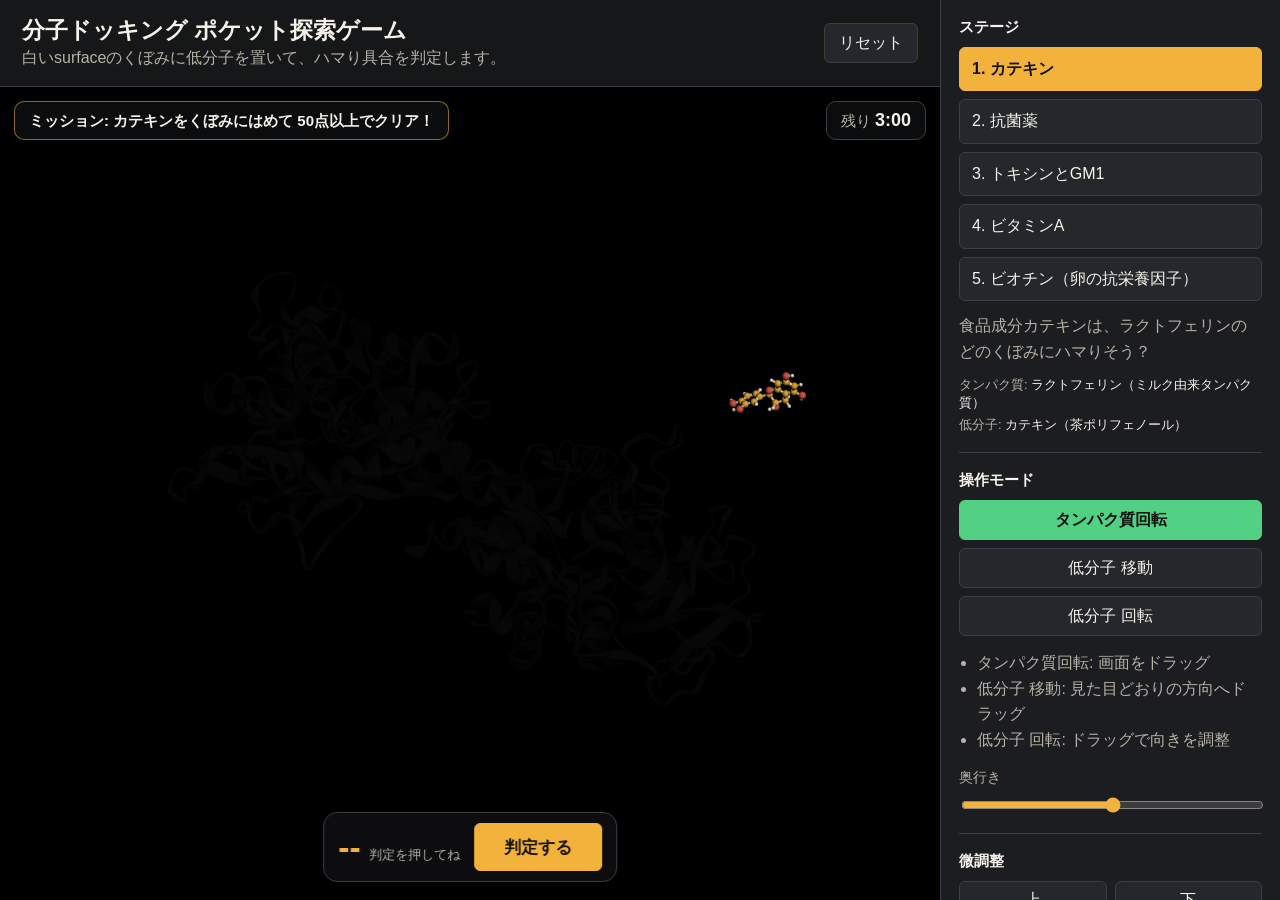
<file: index.html>
<!doctype html>
<html lang="ja">
  <head>
    <meta charset="utf-8">
    <meta name="viewport" content="width=device-width, initial-scale=1">
    <meta http-equiv="refresh" content="0; url=pocket_game/">
    <title>分子ドッキング ポケット探索ゲーム</title>
    <style>
      body { font-family: -apple-system, "Hiragino Sans", sans-serif; background:#101113; color:#f6f2ea; display:grid; place-items:center; height:100vh; margin:0; }
      a { color:#f3b23c; font-size:20px; }
    </style>
  </head>
  <body>
    <p><a href="pocket_game/">分子ドッキング ポケット探索ゲームを開く →</a></p>
  </body>
</html>
</file>
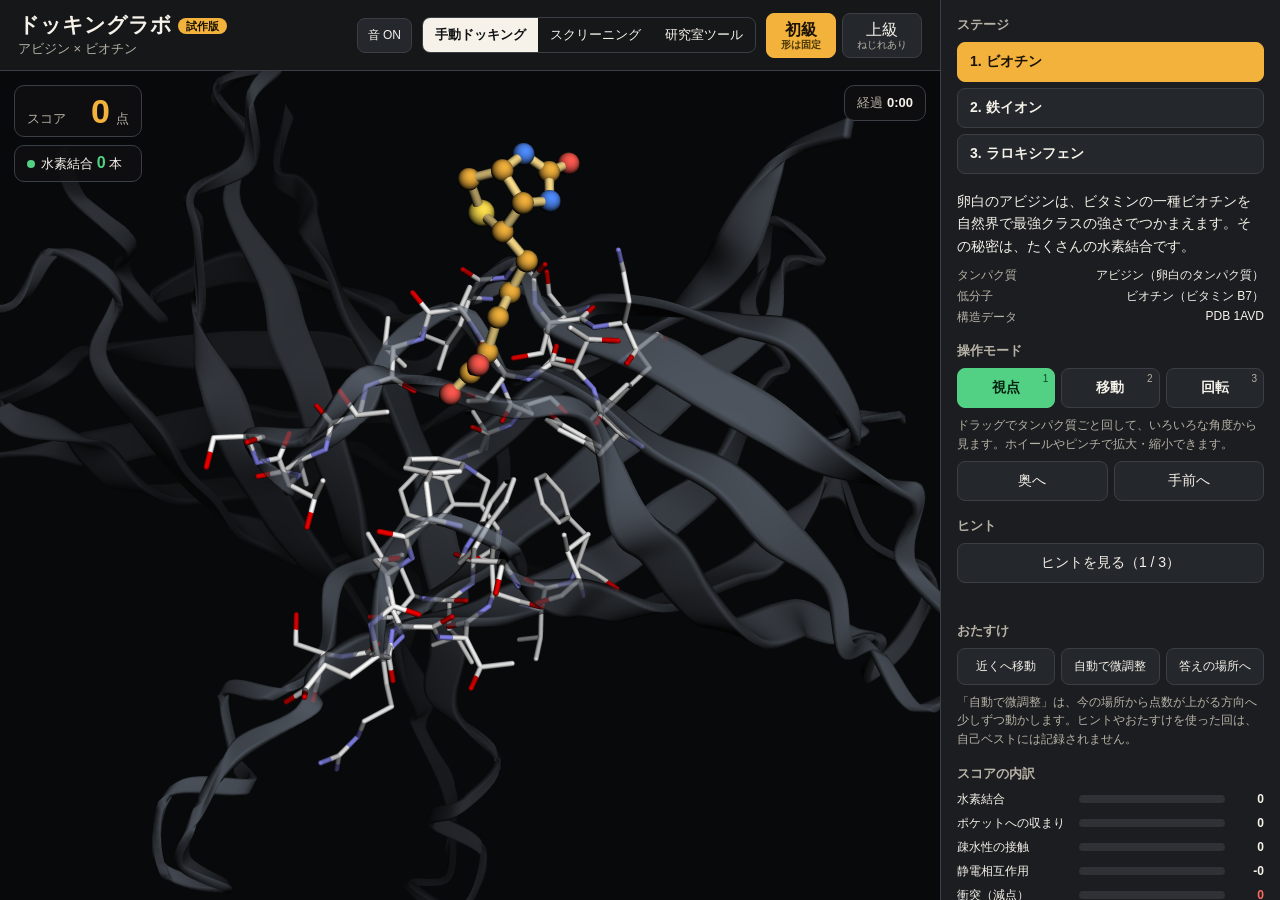
<file: docking_lab/index.html>
<!doctype html>
<html lang="ja">
  <head>
    <meta charset="utf-8">
    <meta name="viewport" content="width=device-width, initial-scale=1, viewport-fit=cover">
    <title>ドッキングラボ（試作版）</title>
    <link rel="stylesheet" href="styles.css?v=13">
  </head>
  <body>
    <main class="app">
      <section class="viewer-panel">
        <header class="topbar">
          <div>
            <h1>ドッキングラボ <span class="badge">試作版</span></h1>
            <p id="stageTitle" class="subtitle"></p>
          </div>
          <div class="top-actions">
          <button id="soundButton" class="sound" type="button" aria-pressed="true">音 ON</button>
          <div class="tabs" role="group" aria-label="遊び方">
            <button id="tabManual" class="tab active" type="button">手動ドッキング</button>
            <button id="tabScreen" class="tab" type="button">スクリーニング</button>
            <button id="tabLab" class="tab" type="button">研究室ツール</button>
          </div>
          <div class="level-switch manual-only" role="group" aria-label="難易度">
            <button id="levelRigid" class="level active" type="button">初級<small>形は固定</small></button>
            <button id="levelFlex" class="level" type="button">上級<small>ねじれあり</small></button>
          </div>
          </div>
        </header>

        <div class="viewer-wrap">
          <div id="viewer" aria-label="タンパク質と低分子の 3D ビュー"></div>
          <div id="interactionLayer" aria-hidden="true"></div>
          <div id="torsionMarkers" class="torsion-markers" aria-hidden="true" hidden></div>
          <div id="clashMarkers" class="torsion-markers" aria-hidden="true"><span class="clash-marker"></span><span class="clash-marker"></span><span class="clash-marker"></span><span class="clash-marker"></span></div>

          <div class="hud">
            <div class="hud-score">
              <span class="hud-label">スコア</span>
              <strong id="liveScore">0</strong>
              <span class="hud-unit">点</span>
            </div>
            <div class="hud-hbond">
              <span class="dot"></span>水素結合 <strong id="liveHbond">0</strong> 本
            </div>
            <div class="hud-hbond hud-metal metal-only" hidden>
              <span class="dot"></span>配位結合 <strong id="liveMetal">0</strong> 本
            </div>
            <div id="clashWarning" class="hud-clash" hidden>ぶつかっています</div>
          </div>

          <div class="cpu-pane" aria-label="コンピュータの画面">
            <div id="cpuViewer"></div>
            <div class="cpu-hud">
              <div class="cpu-title">コンピュータ</div>
              <div class="cpu-best">最高 <strong id="cpuScore">0</strong> 点</div>
              <div class="cpu-now">いま <span id="cpuNow">0</span> 点</div>
            </div>
          </div>
          <div class="player-tag">あなた</div>
          <div class="timer manual-only">経過 <strong id="timer">0:00</strong></div>
          <div id="loading" class="loading">構造を読み込み中…</div>
        </div>
      </section>

      <aside class="control-panel">
        <section class="lab-only">
          <h2>研究室ツール</h2>
          <p class="help">自分の構造ファイルで試せます。ファイルはこの画面の中だけで処理され、どこにも送信されません。</p>
          <div id="labDrop" class="dropzone">
            <input id="labFile" type="file" accept=".pdb,.ent,.cif,.mmcif" hidden>
            <button id="labPick" type="button">構造ファイルを選ぶ</button>
            <p class="help">PDB（.pdb）または mmCIF（.cif）。ここにドラッグしても読み込めます。</p>
          </div>
          <div class="fetch-row">
            <input id="labPdbId" type="text" placeholder="例: 1AVD" maxlength="10" autocomplete="off" spellcheck="false" aria-label="PDB ID">
            <button id="labFetch" type="button">PDB から取得</button>
          </div>
          <p class="help">ファイルが手元になければ、PDB ID（4 文字）を入れると RCSB から直接読み込みます。</p>
          <p id="labError" class="lab-error" hidden></p>
          <div id="labInfo" class="lab-info" hidden></div>
          <div id="labPocketWrap" hidden>
            <h2>ポケットを選ぶ</h2>
            <p class="help">構造の中にある低分子を選ぶと、その場所がポケットになります。点数は、選んだ低分子が結晶構造で取っている形を 100 点として換算します。</p>
            <div id="labPocketList" class="candidates"></div>
          </div>
        </section>

        <section class="lab-only" id="labDockSection" hidden>
          <h2>試す分子</h2>
          <div id="labCandidateList" class="candidates"></div>
          <input id="labLigandFile" type="file" accept=".sdf,.mol" multiple hidden>
          <div class="fetch-row">
            <input id="labCompound" type="text" placeholder="例: estradiol / 5757" autocomplete="off" spellcheck="false" aria-label="化合物名または PubChem CID">
            <button id="labFetchCompound" type="button">PubChem から取得</button>
          </div>
          <p class="help">化合物の英語名か PubChem CID を入れると、立体構造つきの SDF を取り寄せます。</p>
          <div class="row">
            <button id="labAddLigand" type="button">化合物を追加（SDF / MOL）</button>
            <button id="labAutoOne" type="button">選んだ分子を自動ドッキング</button>
          </div>
          <div class="row">
            <button id="labAutoAll" type="button">全部まとめて自動ドッキング</button>
            <button id="labRank" type="button">点数順に並べる</button>
          </div>
          <p id="labProgress" class="help screen-progress"></p>
          <ol id="labRanking" class="ranking" hidden></ol>
        </section>

        <section class="lab-only" id="labCheckSection" hidden>
          <h2>スコアの信頼性</h2>
          <p class="help">この簡易スコアは、どの系でも正しいとは限りません。結晶構造のリガンドを自動ドッキングし直して、結晶と違う場所に高い点数が出ないかを調べます。</p>
          <button id="labCheck" type="button">この系で調べる（十数秒）</button>
          <p id="labCheckProgress" class="help screen-progress"></p>
          <div id="labCheckResult" class="result" hidden>
            <p id="labCheckVerdict" class="result-headline"></p>
            <dl class="facts">
              <div><dt>結晶構造のポーズ</dt><dd>100 点</dd></div>
              <div><dt>結晶から 2.5 Å 以上離れた場所の最高点</dt><dd id="labCheckDecoy"></dd></div>
              <div><dt>結晶より高得点になった回数</dt><dd id="labCheckBeat"></dd></div>
            </dl>
            <p id="labCheckNote" class="help"></p>
          </div>
        </section>

        <section class="screen-only">
          <h2>スクリーニング</h2>
          <p id="screenQuestion" class="blurb"></p>
          <div id="candidateList" class="candidates"></div>
          <div class="row">
            <button id="autoOne" type="button">選んだ分子を自動ドッキング</button>
            <button id="autoAll" type="button">全部まとめて自動ドッキング</button>
          </div>
          <p id="screenProgress" class="help screen-progress"></p>
          <p id="screenHint" class="help"></p>
          <button id="showScreenResult" class="primary" type="button" disabled>結果を見る</button>
          <div id="screenResult" class="result" hidden>
            <p id="screenVerdict" class="result-headline"></p>
            <p id="screenCaveat" class="help"></p>
            <ol id="screenRanking" class="ranking"></ol>
          </div>
          <p id="screenNote" class="help"></p>
        </section>

        <section class="manual-only">
          <h2>ステージ</h2>
          <div id="stageList" class="stages"></div>
        </section>

        <section class="about manual-only">
          <p id="stageBlurb" class="blurb"></p>
          <dl class="facts">
            <div><dt>タンパク質</dt><dd id="proteinName"></dd></div>
            <div><dt>低分子</dt><dd id="ligandName"></dd></div>
            <div><dt>構造データ</dt><dd id="pdbId"></dd></div>
          </dl>
        </section>

        <section>
          <h2>操作モード</h2>
          <div class="modes">
            <button id="modeView" class="mode active" type="button" data-mode="view">視点<small>1</small></button>
            <button id="modeMove" class="mode" type="button" data-mode="move">移動<small>2</small></button>
            <button id="modeRotate" class="mode" type="button" data-mode="rotate">回転<small>3</small></button>
          </div>
          <p id="modeHelp" class="help"></p>
          <div class="depth">
            <button id="depthIn" type="button">奥へ</button>
            <button id="depthOut" type="button">手前へ</button>
          </div>
        </section>

        <section class="no-screen">
          <h2>ヒント</h2>
          <button id="hintButton" class="wide" type="button">ヒントを見る（1 / 3）</button>
          <p id="hintText" class="hint-text"></p>
        </section>

        <section class="no-screen">
          <h2>おたすけ</h2>
          <div class="assist">
            <button id="assistNear" type="button">近くへ移動</button>
            <button id="assistRefine" type="button">自動で微調整</button>
            <button id="assistAnswer" type="button">答えの場所へ</button>
          </div>
          <p class="help">「自動で微調整」は、今の場所から点数が上がる方向へ少しずつ動かします。ヒントやおたすけを使った回は、自己ベストには記録されません。</p>
        </section>

        <section id="torsionSection" hidden>
          <h2>結合をねじる</h2>
          <div id="torsionList" class="torsions"></div>
        </section>

        <section>
          <h2>スコアの内訳</h2>
          <ul class="breakdown">
            <li data-term="hbond"><span class="term">水素結合</span><span class="bar"><i></i></span><b>0</b></li>
            <li data-term="metal" class="metal-only" hidden><span class="term">金属への配位</span><span class="bar"><i></i></span><b>0</b></li>
            <li data-term="fit"><span class="term">ポケットへの収まり</span><span class="bar"><i></i></span><b>0</b></li>
            <li data-term="hydrophobic"><span class="term">疎水性の接触</span><span class="bar"><i></i></span><b>0</b></li>
            <li data-term="electrostatic"><span class="term">静電相互作用</span><span class="bar"><i></i></span><b>0</b></li>
            <li data-term="clash" class="negative"><span class="term">衝突（減点）</span><span class="bar"><i></i></span><b>0</b></li>
          </ul>
          <p id="clashDetail" class="clash-detail"></p>
          <p class="help">実験で決まった結晶構造のポーズを 100 点として換算しています。</p>
        </section>

        <section class="manual-only">
          <h2>コンピュータと対決</h2>
          <div class="cpu-levels" role="group" aria-label="コンピュータの強さ">
            <button class="cpu-level active" type="button" data-level="weak">よわい</button>
            <button class="cpu-level" type="button" data-level="normal">ふつう</button>
            <button class="cpu-level" type="button" data-level="strong">つよい</button>
          </div>
          <button id="cpuButton" class="cpu" type="button">コンピュータと対決する</button>
          <p id="cpuStatus" class="help cpu-status"></p>
          <p class="help">コンピュータは、ポケットのあたりで分子をランダムに動かし、点数が上がる置き方を 45〜60 秒間探します。強いほど、たくさん試します。実際のドッキング計算と同じ考え方です。対決中は画面が 2 つに分かれ、紫色の分子がコンピュータです。100 点の場所を見つけると、そこで探索をやめます。</p>
        </section>

        <section id="judgeSection" class="manual-only">
          <button id="judgeButton" class="primary" type="button">答え合わせ</button>
          <div id="result" class="result" hidden>
            <p id="resultHeadline" class="result-headline"></p>
            <dl class="facts">
              <div><dt>スコア</dt><dd id="resultScore"></dd></div>
              <div><dt>結晶構造とのずれ（RMSD）</dt><dd id="resultRmsd"></dd></div>
              <div><dt>時間</dt><dd id="resultTime"></dd></div>
            </dl>
            <p id="resultCpu" class="result-cpu" hidden><span id="resultCpuText"></span></p>
            <p id="resultAssist" class="help" hidden>おたすけを使ったので、自己ベストには記録していません。</p>
            <p id="resultNote" class="help"></p>
          </div>
          <div class="row">
            <button id="resetButton" type="button">やり直す</button>
            <button id="surfaceButton" type="button">表面を表示</button>
          </div>
          <p id="bestRecord" class="help"></p>
        </section>

        <section>
          <h2>色の見方</h2>
          <ul class="legend">
            <li><span class="swatch hb"></span>緑の点線: 水素結合</li>
            <li class="metal-only" hidden><span class="swatch metal"></span>オレンジの点線: 金属への配位結合</li>
            <li><span class="swatch clash"></span>赤い球: ぶつかっている原子</li>
            <li><span class="swatch answer"></span>緑の分子: 結晶構造での正解</li>
            <li><span class="swatch cpu"></span>紫の分子: コンピュータ</li>
          </ul>
        </section>
      </aside>
    </main>

    <script src="3Dmol-min.js"></script>
    <script src="scoring.js?v=3"></script>
    <script src="structure.js?v=2"></script>
    <script src="data/avidin-biotin.js?v=2"></script>
    <script src="data/lactoferrin-iron.js?v=1"></script>
    <script src="data/estrogen-raloxifene.js?v=1"></script>
    <script src="data/screen-avidin.js?v=1"></script>
    <script src="app.js?v=14"></script>
  </body>
</html>
</file>
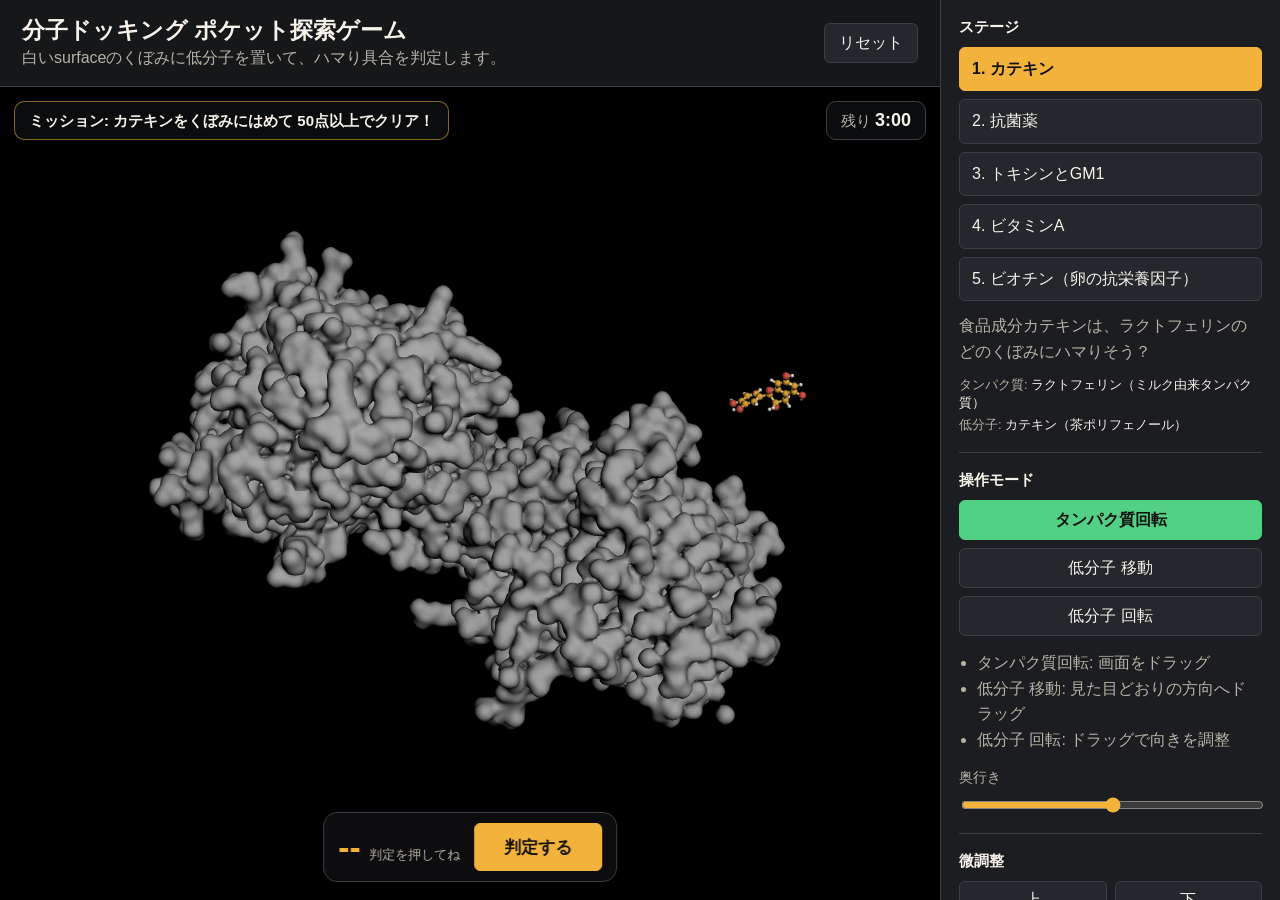
<file: pocket_game/index.html>
<!doctype html>
<html lang="ja">
  <head>
    <meta charset="utf-8">
    <meta name="viewport" content="width=device-width, initial-scale=1">
    <title>分子ドッキング ポケット探索ゲーム</title>
    <link rel="stylesheet" href="styles.css?v=14">
  </head>
  <body>
    <main class="app">
      <section class="viewer-panel">
        <div class="topbar">
          <div>
            <h1>分子ドッキング ポケット探索ゲーム</h1>
            <p>白いsurfaceのくぼみに低分子を置いて、ハマり具合を判定します。</p>
          </div>
          <button id="resetButton" type="button">リセット</button>
        </div>
        <div class="viewer-wrap">
          <div id="viewer" aria-label="タンパク質と低分子の3Dビュー"></div>
          <div id="interactionLayer" aria-hidden="true"></div>
          <canvas id="confetti" aria-hidden="true"></canvas>
          <div id="celebrateBanner" class="celebrate-banner" aria-hidden="true"></div>
          <div id="hud" class="hud">
            <div id="hudMission" class="hud-mission">ミッション</div>
            <div id="hudTimer" class="hud-timer">残り <span id="hudTimerValue">--:--</span></div>
          </div>
          <div class="viewer-actions">
            <div class="float-score">
              <span id="floatScoreNum" class="float-score-num">--</span>
              <span id="floatScoreLabel" class="float-score-label">判定を押してね</span>
            </div>
            <button id="scoreButtonFloat" class="primary" type="button">判定する</button>
          </div>
        </div>
      </section>

      <aside class="control-panel">
        <section id="nameEntryModal" class="name-entry-panel hidden" role="dialog" aria-label="ランキング名前登録">
          <div class="name-entry-box">
            <p class="name-entry-title">ランキング入り！</p>
            <p class="name-entry-sub">名前を登録しよう（3文字・自由）</p>
            <div class="name-entry-letters">
              <div class="name-slot">
                <button type="button" class="letter-up" data-slot="0" aria-label="1文字目を進める">▲</button>
                <div class="letter-display" id="nameLetter0">A</div>
                <button type="button" class="letter-down" data-slot="0" aria-label="1文字目を戻す">▼</button>
              </div>
              <div class="name-slot">
                <button type="button" class="letter-up" data-slot="1" aria-label="2文字目を進める">▲</button>
                <div class="letter-display" id="nameLetter1">A</div>
                <button type="button" class="letter-down" data-slot="1" aria-label="2文字目を戻す">▼</button>
              </div>
              <div class="name-slot">
                <button type="button" class="letter-up" data-slot="2" aria-label="3文字目を進める">▲</button>
                <div class="letter-display" id="nameLetter2">A</div>
                <button type="button" class="letter-down" data-slot="2" aria-label="3文字目を戻す">▼</button>
              </div>
            </div>
            <div class="name-entry-actions">
              <button type="button" id="nameEntryConfirm" class="primary">登録する</button>
              <button type="button" id="nameEntrySkip">名前なしで登録</button>
            </div>
          </div>
        </section>

        <section>
          <h2>ステージ</h2>
          <div id="stageButtons" class="stage-grid" role="group" aria-label="ステージ選択"></div>
          <p id="stageBlurb" class="mission">読み込み中…</p>
          <ul class="stage-meta">
            <li>タンパク質: <span id="proteinName">--</span></li>
            <li>低分子: <span id="ligandName">--</span></li>
          </ul>
        </section>

        <section>
          <h2>操作モード</h2>
          <button id="ligandSwitchButton" type="button" style="display:none; margin-bottom:8px;">操作中の分子を切り替え</button>
          <div class="mode-grid" role="group" aria-label="操作モード">
            <button id="viewModeButton" class="mode active" type="button">タンパク質回転</button>
            <button id="moveModeButton" class="mode" type="button">低分子 移動</button>
            <button id="rotateModeButton" class="mode" type="button">低分子 回転</button>
          </div>
          <ul class="steps">
            <li>タンパク質回転: 画面をドラッグ</li>
            <li>低分子 移動: 見た目どおりの方向へドラッグ</li>
            <li>低分子 回転: ドラッグで向きを調整</li>
          </ul>
          <label class="slider-label" for="depthSlider">
            奥行き
            <input id="depthSlider" type="range" min="-35" max="35" value="0">
          </label>
        </section>

        <section>
          <h2>微調整</h2>
          <div class="nudge-grid">
            <button data-nudge="up" type="button">上</button>
            <button data-nudge="down" type="button">下</button>
            <button data-nudge="left" type="button">左</button>
            <button data-nudge="right" type="button">右</button>
          </div>
          <p class="hint-note">奥行き（前後）は「操作モード」の奥行きスライダーで調整します。</p>
        </section>

        <section>
          <h2>判定</h2>
          <button id="scoreButton" class="primary" type="button">判定する</button>
          <div class="score-card">
            <div class="score-number">--</div>
            <div class="score-label">まだ判定していません</div>
            <div class="record-line">
              ベスト <span id="bestScore">--</span>
              <span class="record-sep">／</span>
              最速 <span id="bestTime">--</span>
            </div>
            <dl>
              <div>
                <dt>囲まれ方</dt>
                <dd id="enclosureScore">--</dd>
              </div>
              <div>
                <dt>衝突</dt>
                <dd id="collisionScore">--</dd>
              </div>
              <div>
                <dt>接触</dt>
                <dd id="contactScore">--</dd>
              </div>
            </dl>
          </div>
        </section>

        <section>
          <h2>ヒント</h2>
          <div class="hint-grid">
            <button id="hintButton" type="button">くぼみ候補を表示</button>
            <button id="spotHintButton" type="button">ここだよ！（場所ヒント）</button>
            <button id="answerButton" type="button">正解を見る（お手本）</button>
          </div>
          <p id="message" class="message">まずタンパク質を回して、よさそうなくぼみを探してください。</p>
        </section>

        <section>
          <h2>ランキング（ステージ別・最高記録）</h2>
          <div id="leaderboard" class="leaderboard-groups"></div>
        </section>
      </aside>
    </main>

    <script src="3Dmol-min.js"></script>
    <script src="app.js?v=32"></script>
  </body>
</html>
</file>
<file: docking_lab/styles.css>
:root {
  color-scheme: dark;
  --bg: #101113;
  --panel: #1b1d20;
  --panel-2: #24272b;
  --text: #f6f2ea;
  --muted: #b8b2a6;
  --line: #3b3f45;
  --accent: #f3b23c;
  --good: #52d185;
  --bad: #ff6b5e;
}

* { box-sizing: border-box; }

html, body { height: 100%; }

body {
  margin: 0;
  overflow: hidden;
  background: var(--bg);
  color: var(--text);
  font-family: -apple-system, BlinkMacSystemFont, "Hiragino Sans", "Yu Gothic", sans-serif;
  -webkit-text-size-adjust: 100%;
}

h1, h2, p, dl, dd, ul { margin: 0; padding: 0; }
ul { list-style: none; }

button {
  font: inherit;
  color: var(--text);
  background: var(--panel-2);
  border: 1px solid var(--line);
  border-radius: 8px;
  padding: 10px 12px;
  cursor: pointer;
  touch-action: manipulation;
}
button:hover { border-color: #5a6068; }
button:focus-visible { outline: 2px solid var(--accent); outline-offset: 2px; }

.app {
  display: grid;
  grid-template-columns: minmax(0, 1fr) 340px;
  height: 100vh;
  height: 100dvh;
}

.viewer-panel {
  display: grid;
  grid-template-rows: auto minmax(0, 1fr);
  min-width: 0;
  min-height: 0;
}

.topbar {
  display: flex;
  align-items: center;
  justify-content: space-between;
  gap: 16px;
  padding: 12px 18px;
  border-bottom: 1px solid var(--line);
  background: #151719;
}

h1 { font-size: 21px; line-height: 1.25; }
h2 { font-size: 13px; color: var(--muted); font-weight: 600; margin-bottom: 8px; }

.badge {
  font-size: 11px;
  font-weight: 600;
  color: #1a1304;
  background: var(--accent);
  border-radius: 999px;
  padding: 2px 8px;
  vertical-align: middle;
}

.subtitle { color: var(--muted); font-size: 13px; margin-top: 2px; }

.top-actions { display: flex; align-items: center; gap: 10px; flex-shrink: 0; }
.sound { padding: 8px 10px; font-size: 12px; white-space: nowrap; }
.sound.off { color: var(--muted); }
.level-switch { display: flex; gap: 6px; flex-shrink: 0; }
.level { display: flex; flex-direction: column; align-items: center; padding: 6px 14px; line-height: 1.2; }
.level small { font-size: 10px; color: var(--muted); }
.level.active { background: var(--accent); border-color: var(--accent); color: #1a1304; font-weight: 700; }
.level.active small { color: #4a3708; }

.viewer-wrap {
  position: relative;
  min-height: 0;
  background: #08090a;
  overflow: hidden;
}

#viewer, #interactionLayer { position: absolute; inset: 0; }
#viewer { cursor: grab; touch-action: none; }

#interactionLayer {
  display: none;
  z-index: 5;
  cursor: move;
  touch-action: none;
  -webkit-user-select: none;
  user-select: none;
}
#interactionLayer.active { display: block; }
#interactionLayer.rotate { cursor: crosshair; }

.hud {
  position: absolute;
  left: 14px;
  top: 14px;
  z-index: 7;
  display: flex;
  flex-direction: column;
  gap: 8px;
  pointer-events: none;
}

.hud-score, .hud-hbond, .hud-clash, .timer {
  background: rgba(16, 17, 19, 0.82);
  border: 1px solid var(--line);
  border-radius: 10px;
  padding: 8px 12px;
  font-size: 13px;
}

.hud-score { display: flex; align-items: baseline; gap: 6px; }
.hud-score strong {
  font-size: 34px;
  line-height: 1;
  color: var(--accent);
  font-variant-numeric: tabular-nums;
  min-width: 2ch;
  text-align: right;
}
.hud-label, .hud-unit { color: var(--muted); }

.hud-hbond strong { color: var(--good); font-size: 16px; font-variant-numeric: tabular-nums; }
.hud-hbond .dot {
  display: inline-block;
  width: 8px; height: 8px;
  margin-right: 6px;
  border-radius: 50%;
  background: var(--good);
}
.hud-hbond.pulse { animation: pulse 0.35s ease; }
@keyframes pulse {
  0% { box-shadow: 0 0 0 0 rgba(82, 209, 133, 0.7); }
  100% { box-shadow: 0 0 0 12px rgba(82, 209, 133, 0); }
}

.hud-clash { color: var(--bad); border-color: var(--bad); font-weight: 600; }

.timer {
  position: absolute;
  right: 14px;
  top: 14px;
  z-index: 7;
  color: var(--muted);
  pointer-events: none;
}
.timer strong { color: var(--text); font-variant-numeric: tabular-nums; }

.loading {
  position: absolute;
  inset: 0;
  z-index: 9;
  display: grid;
  place-items: center;
  background: #08090a;
  color: var(--muted);
}
.loading[hidden] { display: none; }

.control-panel {
  display: flex;
  flex-direction: column;
  gap: 16px;
  padding: 16px;
  overflow-y: auto;
  background: var(--panel);
  border-left: 1px solid var(--line);
  font-size: 14px;
}

.blurb { line-height: 1.6; }

.facts { display: grid; gap: 4px; margin-top: 10px; font-size: 12px; }
.facts div { display: flex; justify-content: space-between; gap: 12px; }
.facts dt { color: var(--muted); flex-shrink: 0; }
.facts dd { text-align: right; }

.modes { display: grid; grid-template-columns: repeat(3, 1fr); gap: 6px; }
.mode { position: relative; font-weight: 600; }
.mode small {
  position: absolute;
  right: 6px; top: 4px;
  font-size: 10px;
  color: var(--muted);
  font-weight: 400;
}
.mode.active { background: var(--good); border-color: var(--good); color: #06210f; }
.mode.active small { color: #0e4a25; }

.help { color: var(--muted); font-size: 12px; line-height: 1.55; margin-top: 8px; }

.depth, .row { display: grid; grid-template-columns: 1fr 1fr; gap: 6px; margin-top: 8px; }

.torsions { display: grid; gap: 8px; }
.torsion { display: grid; grid-template-columns: auto 1fr 3.2em; align-items: center; gap: 8px; font-size: 12px; }
.torsion label { color: var(--muted); white-space: nowrap; }
.torsion output { text-align: right; font-variant-numeric: tabular-nums; }
.torsion input { width: 100%; accent-color: #49c6e5; }
.torsion.active label { color: #49c6e5; font-weight: 600; }

.breakdown { display: grid; gap: 7px; }
.breakdown li { display: grid; grid-template-columns: 9.5em 1fr 2.6em; align-items: center; gap: 8px; font-size: 12px; }
.breakdown .bar { height: 8px; border-radius: 4px; background: #2e3237; overflow: hidden; }
.breakdown .bar i { display: block; height: 100%; width: 0; background: var(--good); border-radius: 4px; transition: width 0.12s ease; }
.breakdown .negative .bar i { background: var(--bad); }
.breakdown b { text-align: right; font-variant-numeric: tabular-nums; font-weight: 600; }
.breakdown .negative b { color: var(--bad); }

.primary {
  width: 100%;
  padding: 13px;
  font-size: 16px;
  font-weight: 700;
  background: var(--accent);
  border-color: var(--accent);
  color: #1a1304;
}
.primary:hover { border-color: #ffd27a; }

.result {
  margin-top: 10px;
  padding: 12px;
  border: 1px solid var(--line);
  border-radius: 10px;
  background: var(--panel-2);
}
.result-headline { font-size: 17px; font-weight: 700; }
.result.success { border-color: var(--good); }
.result.success .result-headline { color: var(--good); }

.legend { display: grid; gap: 6px; font-size: 12px; color: var(--muted); }
.swatch { display: inline-block; width: 22px; height: 0; margin-right: 8px; vertical-align: middle; }
.swatch.hb { border-top: 3px dashed var(--good); }
.swatch.clash { width: 10px; height: 10px; border-radius: 50%; background: var(--bad); margin-right: 20px; }
.swatch.answer { border-top: 4px solid #3ddc84; opacity: 0.7; }

@media (max-width: 760px) {
  body { overflow: auto; }
  .app { display: block; height: auto; }
  .viewer-panel { display: block; }
  .viewer-wrap { height: 58vh; height: 58dvh; min-height: 320px; }
  .topbar { padding: 10px 12px; }
  h1 { font-size: 17px; }
  .subtitle { display: none; }
  .control-panel { border-left: 0; border-top: 1px solid var(--line); overflow: visible; }
  .hud-score strong { font-size: 26px; }
  .mode small { display: none; }
  .control-panel > section.about { order: 9; }
}

/* ねじれる結合の番号（分子の上に重ねる小さな印） */
.torsion-markers { position: absolute; inset: 0; z-index: 6; pointer-events: none; overflow: hidden; }
.torsion-markers[hidden] { display: none; }
.torsion-marker {
  position: absolute;
  left: 0; top: 0;
  width: 15px; height: 15px;
  margin: -7.5px 0 0 -7.5px;
  display: grid;
  place-items: center;
  border-radius: 50%;
  border: 1px solid rgba(73, 198, 229, 0.9);
  background: rgba(8, 9, 10, 0.72);
  color: #bfefff;
  font-size: 9px;
  font-weight: 700;
  line-height: 1;
  will-change: transform;
}
.torsion-marker.active { background: #49c6e5; color: #06222b; }

/* ステージ選択 */
.stages { display: grid; gap: 6px; }
.stage { text-align: left; font-weight: 600; }
.stage.active { background: var(--accent); border-color: var(--accent); color: #1a1304; }
button:disabled { opacity: 0.4; cursor: not-allowed; }

/* 金属への配位結合 */
.hud-metal strong { color: #ffa94d; }
.hud-metal .dot { background: #ffa94d; }
.breakdown li[data-term="metal"] .bar i { background: #ffa94d; }
.swatch.metal { border-top: 3px dashed #ffa94d; }
[hidden] { display: none !important; }

/* 衝突している場所の目印（赤い輪が脈打つ。タンパク質の陰でも見える） */
.clash-marker {
  position: absolute;
  left: 0; top: 0;
  width: 16px; height: 16px;
  margin: -8px 0 0 -8px;
  display: none;
  opacity: 0.65;
  transition: opacity 0.25s ease;
}
.clash-marker::before, .clash-marker::after {
  content: "";
  position: absolute;
  inset: 0;
  border-radius: 50%;
  border: 1.5px solid #ff6b5e;
}
.clash-marker::after { animation: clash-ping 2.6s ease-out infinite; }
@keyframes clash-ping {
  0% { transform: scale(1); opacity: 0.6; }
  70%, 100% { transform: scale(1.7); opacity: 0; }
}
@media (prefers-reduced-motion: reduce) { .clash-marker::after { animation: none; } }
/* 分子を動かしている間は、目印をほとんど透明にして邪魔にならないようにする */
.dragging-ligand .clash-marker { opacity: 0.14; }
.dragging-ligand .clash-marker::after { animation: none; opacity: 0; }
.clash-detail { color: var(--bad); font-size: 12px; font-weight: 600; margin-top: 8px; min-height: 1.2em; }

/* おたすけ */
.assist { display: grid; grid-template-columns: repeat(3, 1fr); gap: 6px; }
.assist button { padding: 9px 4px; font-size: 12px; }
.assist button.busy { border-color: var(--accent); color: var(--accent); }

/* コンピュータと対決 */
.cpu { width: 100%; font-weight: 600; border-color: #6f58b8; color: #d9c9ff; }
.cpu-status { color: #d9c9ff; min-height: 1.2em; }
.hud-cpu strong { color: #b18cff; }
.hud-cpu .dot { background: #b18cff; }
.result-cpu { margin-top: 8px; font-weight: 700; color: #d9c9ff; }
.swatch.cpu { border-top: 4px solid #b18cff; opacity: 0.8; }
.cpu-levels { display: grid; grid-template-columns: repeat(3, 1fr); gap: 6px; margin-bottom: 6px; }
.cpu-level { padding: 7px 4px; font-size: 12px; }
.cpu-level.active { background: #6f58b8; border-color: #6f58b8; color: #fff; font-weight: 700; }

/* 対決中の 2 画面表示（左: あなた、右: コンピュータ。スマホでは上下） */
.cpu-pane { display: none; position: absolute; top: 0; right: 0; bottom: 0; left: 50%; border-left: 2px solid #6f58b8; background: #0d0a14; z-index: 4; }
.cpu-pane #cpuViewer { position: absolute; inset: 0; pointer-events: none; }
.player-tag { display: none; }
.viewer-wrap.split .cpu-pane { display: block; }
.viewer-wrap.split #viewer,
.viewer-wrap.split #interactionLayer,
.viewer-wrap.split .torsion-markers { right: 50%; }
.viewer-wrap.split .timer { right: calc(50% + 14px); }
.viewer-wrap.split .player-tag {
  display: block;
  position: absolute;
  left: 14px; bottom: 12px;
  z-index: 7;
  font-size: 12px; font-weight: 700;
  color: var(--accent);
  pointer-events: none;
}
.cpu-hud {
  position: absolute;
  left: 14px; top: 14px;
  z-index: 2;
  background: rgba(16, 13, 24, 0.85);
  border: 1px solid #6f58b8;
  border-radius: 10px;
  padding: 8px 12px;
  font-size: 13px;
  color: var(--muted);
  pointer-events: none;
}
.cpu-title { font-size: 12px; font-weight: 700; color: #d9c9ff; margin-bottom: 2px; }
.cpu-best strong { font-size: 30px; line-height: 1; color: #b18cff; font-variant-numeric: tabular-nums; }
.cpu-now { font-size: 12px; font-variant-numeric: tabular-nums; }
@media (max-width: 760px) {
  .viewer-wrap.split { height: 76vh; height: 76dvh; }
  .cpu-pane { left: 0; top: 50%; border-left: 0; border-top: 2px solid #6f58b8; }
  .viewer-wrap.split #viewer,
  .viewer-wrap.split #interactionLayer,
  .viewer-wrap.split .torsion-markers { right: 0; bottom: 50%; }
  .viewer-wrap.split .timer { right: 14px; }
  .viewer-wrap.split .player-tag { bottom: calc(50% + 10px); }
  .cpu-best strong { font-size: 22px; }
}

/* 遊び方の切り替え */
.tabs { display: flex; gap: 0; border: 1px solid var(--line); border-radius: 8px; overflow: hidden; }
.tab { border: 0; border-radius: 0; padding: 8px 12px; font-size: 13px; background: transparent; white-space: nowrap; }
.tab.active { background: var(--text); color: #101113; font-weight: 700; }
.screen-only, .lab-only { display: none; }
body.mode-screen .screen-only { display: block; }
body.mode-lab .lab-only { display: block; }
body.mode-screen .manual-only, body.mode-lab .manual-only { display: none !important; }
body.mode-screen .no-screen { display: none !important; }

/* スクリーニング */
.candidates { display: grid; gap: 6px; margin: 10px 0; }
.candidate {
  display: grid;
  grid-template-columns: 1fr auto;
  grid-template-areas: "main score" "main predict";
  align-items: center;
  gap: 2px 8px;
  border: 1px solid var(--line);
  border-radius: 8px;
  background: var(--panel-2);
  padding: 4px 10px 4px 4px;
}
.candidate.active { border-color: var(--accent); box-shadow: inset 3px 0 0 var(--accent); }
.candidate.busy { border-color: #49c6e5; }
.cand-main { grid-area: main; display: grid; gap: 2px; text-align: left; border: 0; background: transparent; padding: 6px 8px; }
.cand-name { font-weight: 700; }
.cand-desc { font-size: 11px; color: var(--muted); line-height: 1.4; }
.cand-score { grid-area: score; text-align: right; font-weight: 700; font-variant-numeric: tabular-nums; color: var(--muted); }
.candidate.docked .cand-score { color: var(--accent); }
.cand-predict { grid-area: predict; font-size: 11px; color: var(--muted); display: flex; align-items: center; gap: 4px; justify-content: flex-end; cursor: pointer; }
.cand-predict input { accent-color: var(--accent); }
.screen-progress { color: #49c6e5; min-height: 1.2em; }
#showScreenResult { margin-top: 8px; }
.ranking { display: grid; gap: 10px; margin: 10px 0 0; padding: 0; list-style: none; }
.rank-row { display: grid; gap: 4px; font-size: 12px; }
.rank-head { display: flex; gap: 8px; align-items: baseline; }
.rank-no { color: var(--muted); flex-shrink: 0; }
.rank-name { font-weight: 700; flex: 1; }
.rank-points { font-variant-numeric: tabular-nums; }
.rank-row .bar { height: 8px; border-radius: 4px; background: #2e3237; overflow: hidden; }
.rank-row .bar i { display: block; height: 100%; background: var(--muted); border-radius: 4px; }
.rank-row.truth-3 .bar i { background: var(--good); }
.rank-row.truth-2 .bar i { background: #9fd65a; }
.rank-truth { font-weight: 600; }
.rank-row.truth-3 .rank-truth { color: var(--good); }
.rank-row.truth-2 .rank-truth { color: #9fd65a; }
.rank-row.truth-1 .rank-truth, .rank-row.truth-0 .rank-truth { color: var(--muted); }
.rank-lesson { color: var(--muted); line-height: 1.5; }
@media (max-width: 760px) {
  .topbar { flex-wrap: wrap; }
  .tab { padding: 7px 9px; font-size: 12px; }
}

/* 研究室ツール */
.dropzone {
  display: grid;
  gap: 8px;
  justify-items: start;
  padding: 12px;
  border: 1px dashed var(--line);
  border-radius: 10px;
  margin-top: 10px;
}
.dropzone.over { border-color: var(--accent); background: rgba(243, 178, 60, 0.08); }
.dropzone .help { margin: 0; }
.lab-error { color: var(--bad); font-size: 12px; margin-top: 8px; line-height: 1.5; }
.lab-info { font-size: 12px; color: var(--muted); line-height: 1.6; margin-top: 10px; }
.lab-info strong { color: var(--text); }
.pocket-row { display: grid; gap: 2px; text-align: left; width: 100%; border: 0; background: transparent; padding: 8px; }
.pocket-row .cand-desc { font-size: 11px; }
#labRanking { margin-top: 10px; }
#labRanking .rank-row .bar i { background: var(--accent); }

.fetch-row { display: grid; grid-template-columns: 1fr auto; gap: 6px; margin-top: 10px; }
.fetch-row input {
  font: inherit;
  font-size: 13px;
  color: var(--text);
  background: var(--panel-2);
  border: 1px solid var(--line);
  border-radius: 8px;
  padding: 9px 10px;
  min-width: 0;
}
.fetch-row input:focus-visible { outline: 2px solid var(--accent); outline-offset: 1px; }
.fetch-row button { white-space: nowrap; font-size: 13px; }

.hint-text { color: var(--accent); font-size: 12px; line-height: 1.6; margin-top: 8px; min-height: 1.2em; }
.wide { width: 100%; }
</file>
<file: pocket_game/styles.css>
:root {
  color-scheme: dark;
  --bg: #101113;
  --panel: #1b1d20;
  --panel-2: #24272b;
  --text: #f6f2ea;
  --muted: #b8b2a6;
  --line: #3b3f45;
  --accent: #f3b23c;
  --good: #52d185;
}

* {
  box-sizing: border-box;
}

body {
  margin: 0;
  overflow: hidden;
  background: var(--bg);
  color: var(--text);
  font-family: -apple-system, BlinkMacSystemFont, "Hiragino Sans", "Yu Gothic", sans-serif;
}

.app {
  display: grid;
  grid-template-columns: minmax(0, 1fr) 340px;
  height: 100vh;
}

.viewer-panel {
  display: grid;
  grid-template-rows: auto minmax(0, 1fr);
  min-width: 0;
}

.topbar {
  display: flex;
  align-items: center;
  justify-content: space-between;
  gap: 20px;
  padding: 16px 22px;
  border-bottom: 1px solid var(--line);
  background: #151719;
}

h1,
h2,
p {
  margin: 0;
}

h1 {
  font-size: 23px;
  line-height: 1.25;
  letter-spacing: 0;
}

h2 {
  margin-bottom: 10px;
  font-size: 15px;
  letter-spacing: 0;
}

.topbar p,
.message,
.steps,
.mission {
  color: var(--muted);
  line-height: 1.6;
}

.viewer-wrap {
  position: relative;
  width: 100%;
  height: 100%;
  min-height: 0;
  background: #08090a;
}

#viewer,
#interactionLayer,
#confetti {
  position: absolute;
  inset: 0;
}

#confetti {
  width: 100%;
  height: 100%;
  pointer-events: none;
  z-index: 8;
  opacity: 0;
  transition: opacity 0.25s ease;
}

#confetti.show {
  opacity: 1;
}

.celebrate-banner {
  position: absolute;
  top: 50%;
  left: 50%;
  transform: translate(-50%, -50%) scale(0.7);
  padding: 14px 30px;
  border-radius: 14px;
  background: rgba(31, 143, 86, 0.92);
  color: #fff;
  font-size: 30px;
  font-weight: 800;
  letter-spacing: 0.04em;
  text-shadow: 0 2px 6px rgba(0, 0, 0, 0.35);
  box-shadow: 0 12px 40px rgba(0, 0, 0, 0.45);
  opacity: 0;
  pointer-events: none;
  z-index: 9;
}

.celebrate-banner.show {
  animation: pop-banner 1.8s cubic-bezier(0.18, 0.9, 0.28, 1.2) forwards;
}

.hud {
  position: absolute;
  top: 14px;
  left: 14px;
  right: 14px;
  display: flex;
  align-items: flex-start;
  justify-content: space-between;
  gap: 12px;
  pointer-events: none;
  z-index: 7;
}

.hud-mission {
  max-width: 70%;
  padding: 8px 14px;
  border-radius: 10px;
  background: rgba(16, 17, 19, 0.72);
  border: 1px solid rgba(243, 178, 60, 0.55);
  color: var(--text);
  font-size: 15px;
  font-weight: 700;
  line-height: 1.4;
  backdrop-filter: blur(2px);
}

.hud-timer {
  padding: 8px 14px;
  border-radius: 10px;
  background: rgba(16, 17, 19, 0.72);
  border: 1px solid var(--line);
  color: var(--muted);
  font-size: 15px;
  white-space: nowrap;
  backdrop-filter: blur(2px);
}

.hud-timer span {
  color: var(--text);
  font-weight: 800;
  font-variant-numeric: tabular-nums;
  font-size: 18px;
}

.hud-timer.running span {
  color: var(--good);
}

.hud-timer.low span {
  color: var(--accent);
}

.hud-timer.timeout {
  border-color: var(--bad, #e65a4f);
}

.hud-timer.timeout span {
  color: #e65a4f;
}

.viewer-actions {
  position: absolute;
  left: 50%;
  bottom: 18px;
  transform: translateX(-50%);
  display: flex;
  align-items: center;
  gap: 14px;
  padding: 10px 14px;
  border-radius: 14px;
  background: rgba(16, 17, 19, 0.82);
  border: 1px solid var(--line);
  box-shadow: 0 10px 30px rgba(0, 0, 0, 0.45);
  backdrop-filter: blur(3px);
  z-index: 10;
  max-width: calc(100% - 28px);
}

.viewer-actions .primary {
  width: auto;
  min-width: 128px;
  min-height: 48px;
  font-size: 17px;
  padding: 0 22px;
}

.float-score {
  display: flex;
  align-items: baseline;
  gap: 8px;
  white-space: nowrap;
}

.float-score-num {
  font-size: 34px;
  font-weight: 800;
  line-height: 1;
  color: var(--accent);
  font-variant-numeric: tabular-nums;
}

.float-score-label {
  color: var(--muted);
  font-size: 13px;
}

.float-score-num.celebrate {
  animation: score-pop 0.9s cubic-bezier(0.18, 0.9, 0.28, 1.2);
}

.record-line {
  margin-top: 8px;
  color: var(--muted);
  font-size: 13px;
}

.record-line span {
  color: var(--accent);
  font-weight: 700;
  font-variant-numeric: tabular-nums;
}

.record-line .record-sep {
  color: var(--line);
  font-weight: 400;
  margin: 0 4px;
}

@keyframes pop-banner {
  0% { opacity: 0; transform: translate(-50%, -50%) scale(0.6); }
  15% { opacity: 1; transform: translate(-50%, -50%) scale(1.08); }
  70% { opacity: 1; transform: translate(-50%, -50%) scale(1); }
  100% { opacity: 0; transform: translate(-50%, -58%) scale(1); }
}

#viewer {
  cursor: grab;
}

#interactionLayer {
  display: none;
  cursor: grab;
  z-index: 5;
  touch-action: none; /* タッチ操作でスクロールに奪われず、ドラッグを回転・移動に使う */
  -webkit-user-select: none;
  user-select: none;
}

#interactionLayer.active {
  display: block;
}

#interactionLayer.dragging {
  cursor: grabbing;
}

.control-panel {
  display: flex;
  flex-direction: column;
  gap: 18px;
  padding: 18px;
  overflow-y: auto;
  background: var(--panel);
  border-left: 1px solid var(--line);
}

.control-panel section {
  padding-bottom: 18px;
  border-bottom: 1px solid var(--line);
}

.control-panel section:last-child {
  border-bottom: 0;
}

.mode-grid,
.nudge-grid,
.stage-grid,
.hint-grid {
  display: grid;
  grid-template-columns: 1fr;
  gap: 8px;
}

#answerButton {
  border-color: var(--good);
  color: var(--good);
  font-weight: 700;
}

#answerButton:hover {
  background: rgba(82, 209, 133, 0.14);
}

#spotHintButton {
  border-color: #e65a4f;
  color: #ff7b72;
  font-weight: 700;
}

#spotHintButton:hover {
  background: rgba(230, 90, 79, 0.14);
}

.stage-grid {
  margin-bottom: 12px;
}

button.stage {
  text-align: left;
  line-height: 1.4;
  padding: 10px 12px;
  min-height: 0;
}

button.stage.active {
  color: #111;
  background: var(--accent);
  border-color: var(--accent);
  font-weight: 700;
}

button.stage .stage-clear {
  color: var(--good);
  font-weight: 700;
}

button.stage.active .stage-clear {
  color: #0d5c2e;
}

.stage-meta {
  list-style: none;
  padding: 0;
  margin: 12px 0 0;
  display: grid;
  gap: 4px;
  font-size: 13px;
  color: var(--muted);
}

.hint-note {
  margin-top: 10px;
  color: var(--muted);
  font-size: 13px;
  line-height: 1.5;
}

.leaderboard-groups {
  display: grid;
  gap: 16px;
}

.leaderboard-group h3 {
  margin: 0 0 6px;
  font-size: 13px;
  font-weight: 700;
  color: var(--muted);
}

.leaderboard {
  list-style: none;
  padding: 0;
  margin: 0;
  display: grid;
  gap: 6px;
  counter-reset: rank;
}

.leaderboard li {
  display: flex;
  align-items: baseline;
  gap: 10px;
  padding: 8px 10px;
  border: 1px solid var(--line);
  border-radius: 6px;
  background: #151719;
  font-size: 14px;
}

.leaderboard li.empty {
  color: var(--muted);
  justify-content: center;
  font-size: 13px;
}

.leaderboard li:not(.empty)::before {
  counter-increment: rank;
  content: counter(rank);
  min-width: 22px;
  height: 22px;
  display: inline-grid;
  place-items: center;
  border-radius: 50%;
  background: var(--panel-2);
  color: var(--muted);
  font-size: 12px;
  font-weight: 700;
  flex: none;
}

.leaderboard li:nth-child(1)::before {
  background: var(--accent);
  color: #16120a;
}

.leaderboard .lb-score {
  flex: 1;
  font-weight: 800;
  color: var(--accent);
  font-variant-numeric: tabular-nums;
}

.leaderboard .lb-name {
  font-family: "Courier New", monospace;
  font-weight: 800;
  letter-spacing: 2px;
  color: var(--accent);
  background: var(--panel-2);
  border: 1px solid var(--line);
  border-radius: 4px;
  padding: 1px 6px;
  font-size: 12px;
}

.leaderboard .lb-time {
  color: var(--muted);
  font-size: 12px;
  font-variant-numeric: tabular-nums;
}

/* --- 名前入力（右パネル内・レトロアーケード風） --- */

.name-entry-panel.hidden {
  display: none;
}

.name-entry-panel {
  border-bottom: 0 !important;
  padding-bottom: 0 !important;
  animation: name-entry-in 0.4s ease;
}

@keyframes name-entry-in {
  0% { opacity: 0; transform: translateY(-8px); }
  100% { opacity: 1; transform: translateY(0); }
}

.name-entry-box {
  padding: 18px 16px;
  border-radius: 10px;
  background: #0d0f10;
  border: 2px solid var(--accent);
  box-shadow: 0 0 0 3px rgba(243, 178, 60, 0.18), 0 10px 30px rgba(0, 0, 0, 0.5);
  text-align: center;
  font-family: "Courier New", monospace;
}

.name-entry-title {
  margin: 0 0 4px;
  color: var(--accent);
  font-size: 20px;
  font-weight: 800;
  letter-spacing: 2px;
}

.name-entry-sub {
  margin: 0 0 18px;
  color: var(--muted);
  font-size: 13px;
}

.name-entry-letters {
  display: flex;
  justify-content: center;
  gap: 10px;
  margin-bottom: 20px;
}

.name-slot {
  display: grid;
  gap: 6px;
  justify-items: center;
}

.name-slot button {
  width: 40px;
  height: 32px;
  border-radius: 6px;
  border: 1px solid var(--line);
  background: var(--panel-2);
  color: var(--text);
  font-size: 14px;
  cursor: pointer;
}

.name-slot button:active {
  background: var(--accent);
  color: #16120a;
}

.letter-display {
  width: 46px;
  height: 54px;
  display: grid;
  place-items: center;
  border-radius: 6px;
  border: 2px solid var(--accent);
  background: #16120a;
  color: var(--accent);
  font-size: 30px;
  font-weight: 800;
  letter-spacing: 1px;
}

.name-entry-actions {
  display: grid;
  gap: 8px;
}

.name-entry-actions button {
  width: 100%;
}

.stage-meta span {
  color: var(--text);
}

.nudge-grid {
  grid-template-columns: repeat(2, 1fr);
}

.steps {
  padding-left: 18px;
  margin: 14px 0 16px;
}

.slider-label {
  display: grid;
  gap: 8px;
  color: var(--muted);
  font-size: 14px;
}

input[type="range"] {
  width: 100%;
  accent-color: var(--accent);
}

button {
  min-height: 40px;
  padding: 0 14px;
  border: 1px solid var(--line);
  border-radius: 6px;
  background: var(--panel-2);
  color: var(--text);
  font: inherit;
  cursor: pointer;
}

button:hover {
  border-color: var(--accent);
}

button.primary {
  width: 100%;
  background: var(--accent);
  color: #16120a;
  border-color: var(--accent);
  font-weight: 700;
}

button.mode.active {
  color: #111;
  background: var(--good);
  border-color: var(--good);
  font-weight: 700;
}

.score-card {
  margin-top: 12px;
  padding: 14px;
  border: 1px solid var(--line);
  border-radius: 8px;
  background: #151719;
}

.score-number {
  font-size: 54px;
  font-weight: 800;
  line-height: 1;
  color: var(--accent);
}

.score-number.celebrate {
  animation: score-pop 0.9s cubic-bezier(0.18, 0.9, 0.28, 1.2);
}

@keyframes score-pop {
  0% { transform: scale(1); }
  35% { transform: scale(1.35); color: var(--good); }
  100% { transform: scale(1); }
}

.score-label {
  margin-top: 6px;
  color: var(--muted);
}

dl {
  display: grid;
  gap: 8px;
  margin: 14px 0 0;
}

dl div {
  display: flex;
  justify-content: space-between;
  gap: 12px;
}

dt {
  color: var(--muted);
}

dd {
  margin: 0;
  font-variant-numeric: tabular-nums;
}

.message {
  margin-top: 10px;
}

@media (max-width: 640px) {
  .app {
    grid-template-columns: 1fr;
    overflow-y: auto;
  }

  .viewer-panel {
    min-height: 620px;
  }

  .control-panel {
    border-left: 0;
    border-top: 1px solid var(--line);
  }
}
</file>
